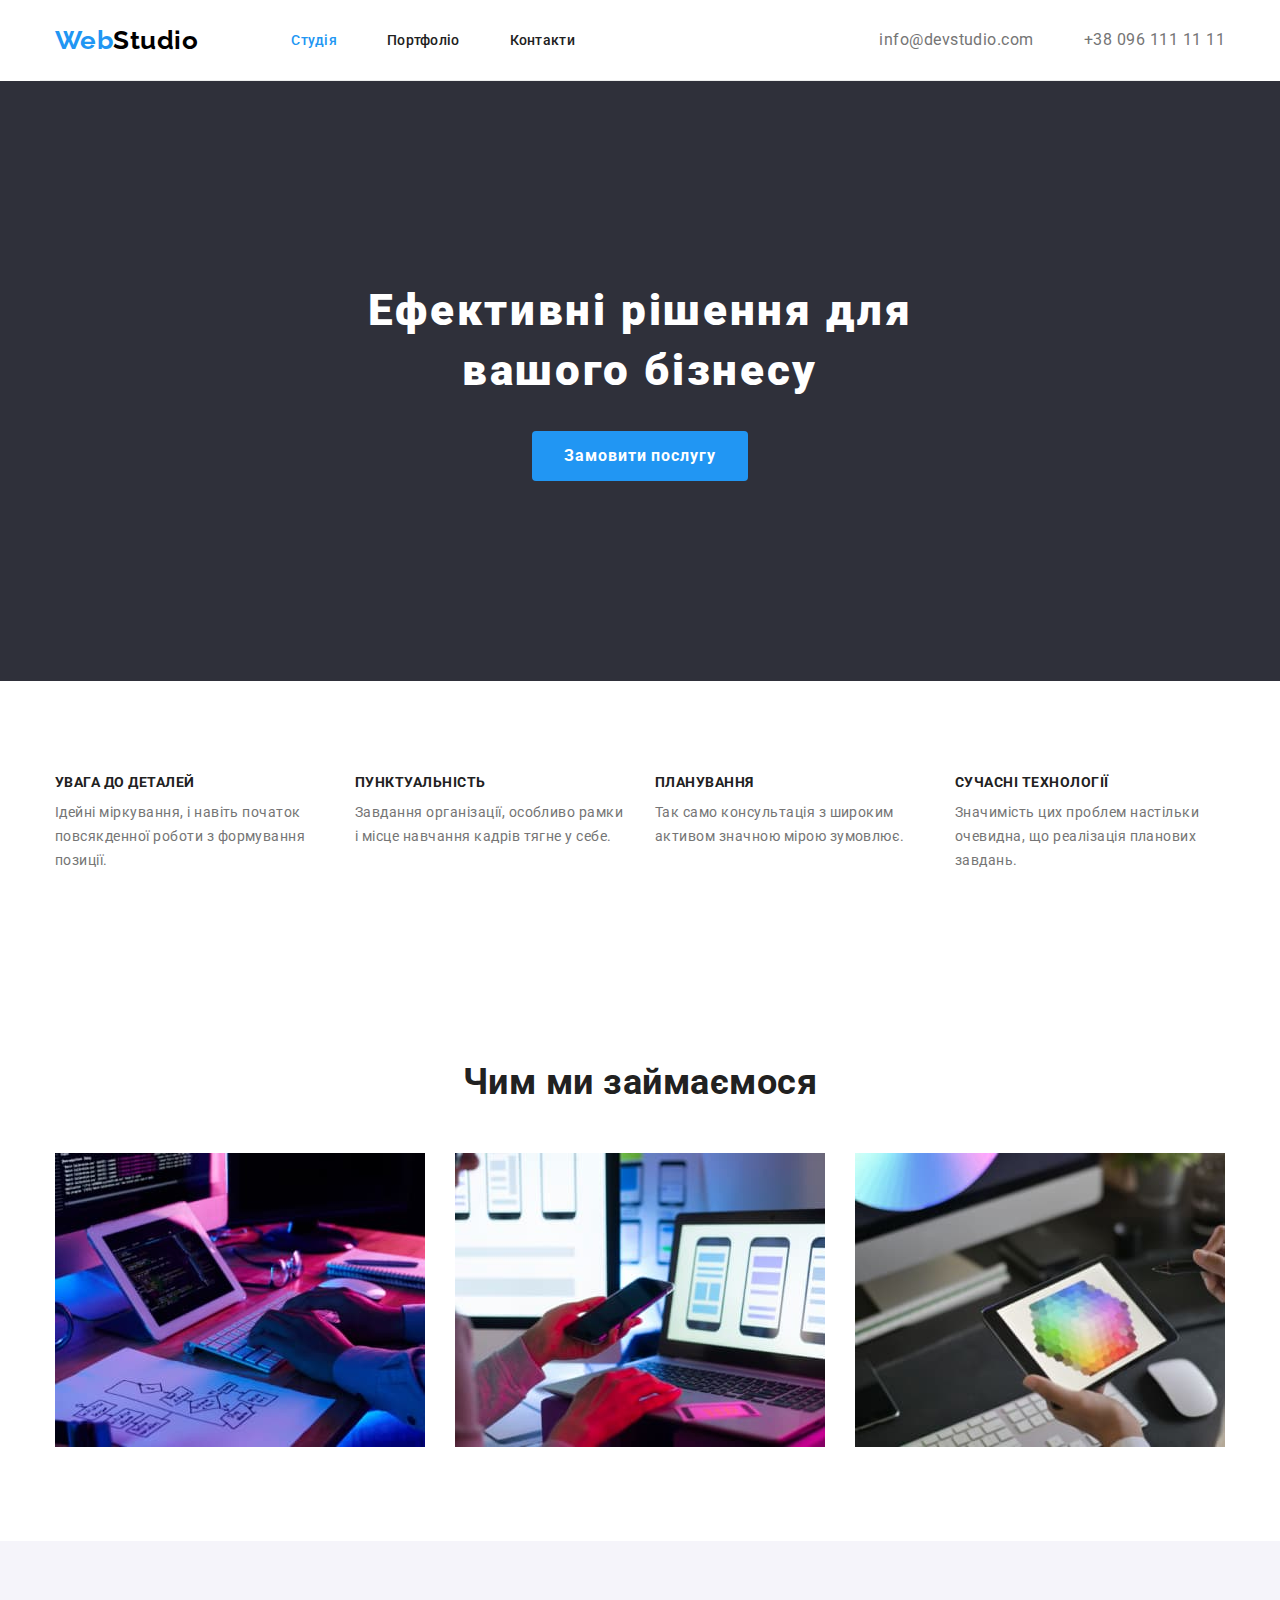
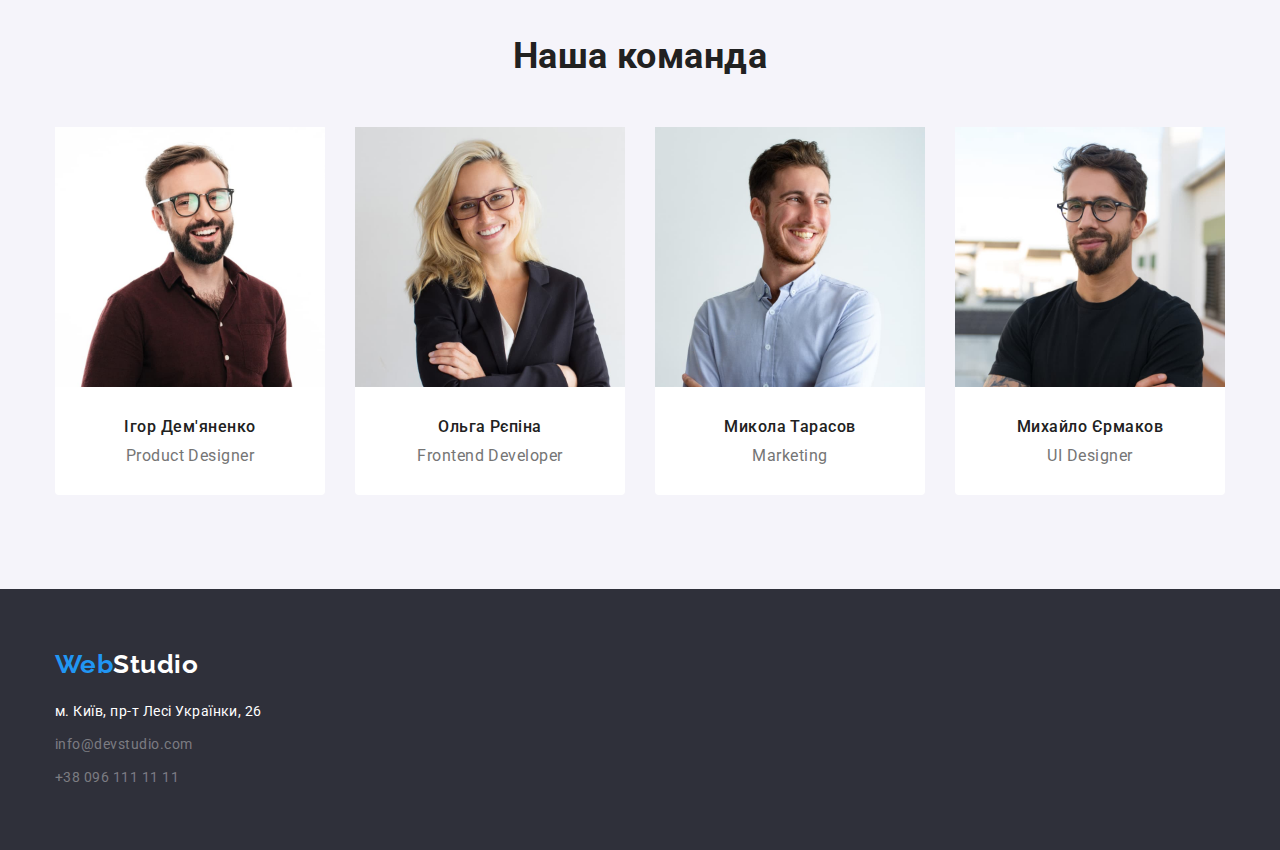
<file: index.html>
<!DOCTYPE html>
<html lang="uk">
  <head>
    <meta charset="UTF-8" />
    <meta http-equiv="X-UA-Compatible" content="IE=edge" />
    <meta name="viewport" content="width=device-width, initial-scale=1.0" />
    <title>Головна</title>
    <link
      href="https://fonts.googleapis.com/css2?family=Raleway:wght@700&family=Roboto:wght@400;500;700;900&display=swap"
      rel="stylesheet"
    />
    <link
      rel="stylesheet"
      href="https://cdnjs.cloudflare.com/ajax/libs/modern-normalize/1.1.0/modern-normalize.min.css"
    />
    <link rel="stylesheet" href="./css/styles.css" />
  </head>
  <body>
    <!--headline-->
    <header>
      <div class="container main-nav">
        <!-- container -->
        <!-- <nav> -->
        <a href="index.html" class="logo">
          Web<span class="logoheader">Studio</span>
        </a>
        <ul class="site-nav">
          <li class="item">
            <a href="index.html" class="link current">Студія</a>
          </li>
          <li class="item">
            <a href="portfolio.html" class="link">Портфоліо</a>
          </li>
          <li class="item">
            <a href="" class="link">Контакти</a>
          </li>
        </ul>
        <!-- </nav> -->
        <ul class="site-nav-contact">
          <li class="contact-nav">
            <a href="mailto:info@devstudio.com" class="contact">
              info@devstudio.com</a
            >
          </li>
          <li class="contact-nav">
            <a href="tel:+380961111111" class="contact">+38 096 111 11 11</a>
          </li>
        </ul>
      </div>
    </header>
    <!--герой-->
    <main>
      <section class="primary-hero">
        <div class="container">
          <h1 class="hero">Ефективні рішення для<br />вашого бізнесу</h1>
          <button type="button" class="hero-button">Замовити послугу</button>
        </div>
      </section>
      <!--main-->
      <section>
        <div class="container">
          <h2 class="visually-hidden">Наші переваги</h2>
          <ul class="advantage">
            <li class="advantage-item">
              <h3 class="title">УВАГА ДО ДЕТАЛЕЙ</h3>
              <p class="text">
                Ідейні міркування, і навіть початок повсякденної роботи з
                формування позиції.
              </p>
            </li>
            <li class="advantage-item">
              <h3 class="title">ПУНКТУАЛЬНІСТЬ</h3>
              <p class="text">
                Завдання організації, особливо рамки і місце навчання кадрів
                тягне у себе.
              </p>
            </li>
            <li class="advantage-item">
              <h3 class="title">ПЛАНУВАННЯ</h3>
              <p class="text">
                Так само консультація з широким активом значною мірою зумовлює.
              </p>
            </li>
            <li class="advantage-item">
              <h3 class="title">СУЧАСНІ ТЕХНОЛОГІЇ</h3>
              <p class="text">
                Значимість цих проблем настільки очевидна, що реалізація
                планових завдань.
              </p>
            </li>
          </ul>
        </div>
      </section>

      <!--specialization-->
      <section>
        <div class="container main-headline">
          <h2 class="headline">Чим ми займаємося</h2>
          <ul class="images-work">
            <li class="images-work-item">
              <img src="images/komp1.jpg" alt="комп'ютер" width="370" />
            </li>
            <li class="images-work-item">
              <img src="images/nout2.jpg" alt="ноутбук" width="370" />
            </li>
            <li class="images-work-item">
              <img src="images/planshet3.jpg" alt="планшет" width="370" />
            </li>
          </ul>
        </div>
      </section>
      <!--people-->
      <section class="t-person">
        <!-- <section class="team"> -->
        <div class="container">
          <h2 class="headline">Наша команда</h2>
          <ul class="team">
            <li class="team-person">
              <img
                src="images/demyanenko4.jpg"
                alt="Ігор Дем'яненко"
                width="270"
              />
              <h3 class="person-name">Ігор Дем'яненко</h3>
              <p class="position">Product Designer</p>
            </li>
            <li class="team-person">
              <img src="images/repina1.jpg" alt="Ольга Рєпіна" width="270" />
              <h3 class="person-name">Ольга Рєпіна</h3>
              <p class="position">Frontend Developer</p>
            </li>
            <li class="team-person">
              <img src="images/tarasov2.jpg" alt="Микола Тарасов" width="270" />
              <h3 class="person-name">Микола Тарасов</h3>
              <p class="position">Marketing</p>
            </li>
            <li class="team-person">
              <img
                src="images/yermakov3.jpg"
                alt="Михайло Єрмаков"
                width="270"
              />
              <h3 class="person-name">Михайло Єрмаков</h3>
              <p class="position">UI Designer</p>
            </li>
          </ul>
        </div>
      </section>
    </main>
    <!--footer-->
    <footer class="footer">
      <div class="container cont-footer">
        <p class="logo">Web<span class="logofooter">Studio</span></p>
        <address class="address">
          <ul>
            <li>
              <p class="addressfooter">м. Київ, пр-т Лесі Українки, 26</p>
            </li>
            <li>
              <a href="mailto:info@devstudio.com" class="contactfooter">
                info@devstudio.com
              </a>
            </li>
            <li>
              <a href="tel:+380961111111" class="contactfooter-tel"
                >+38 096 111 11 11
              </a>
            </li>
          </ul>
        </address>
      </div>
    </footer>
  </body>
</html>
</file>
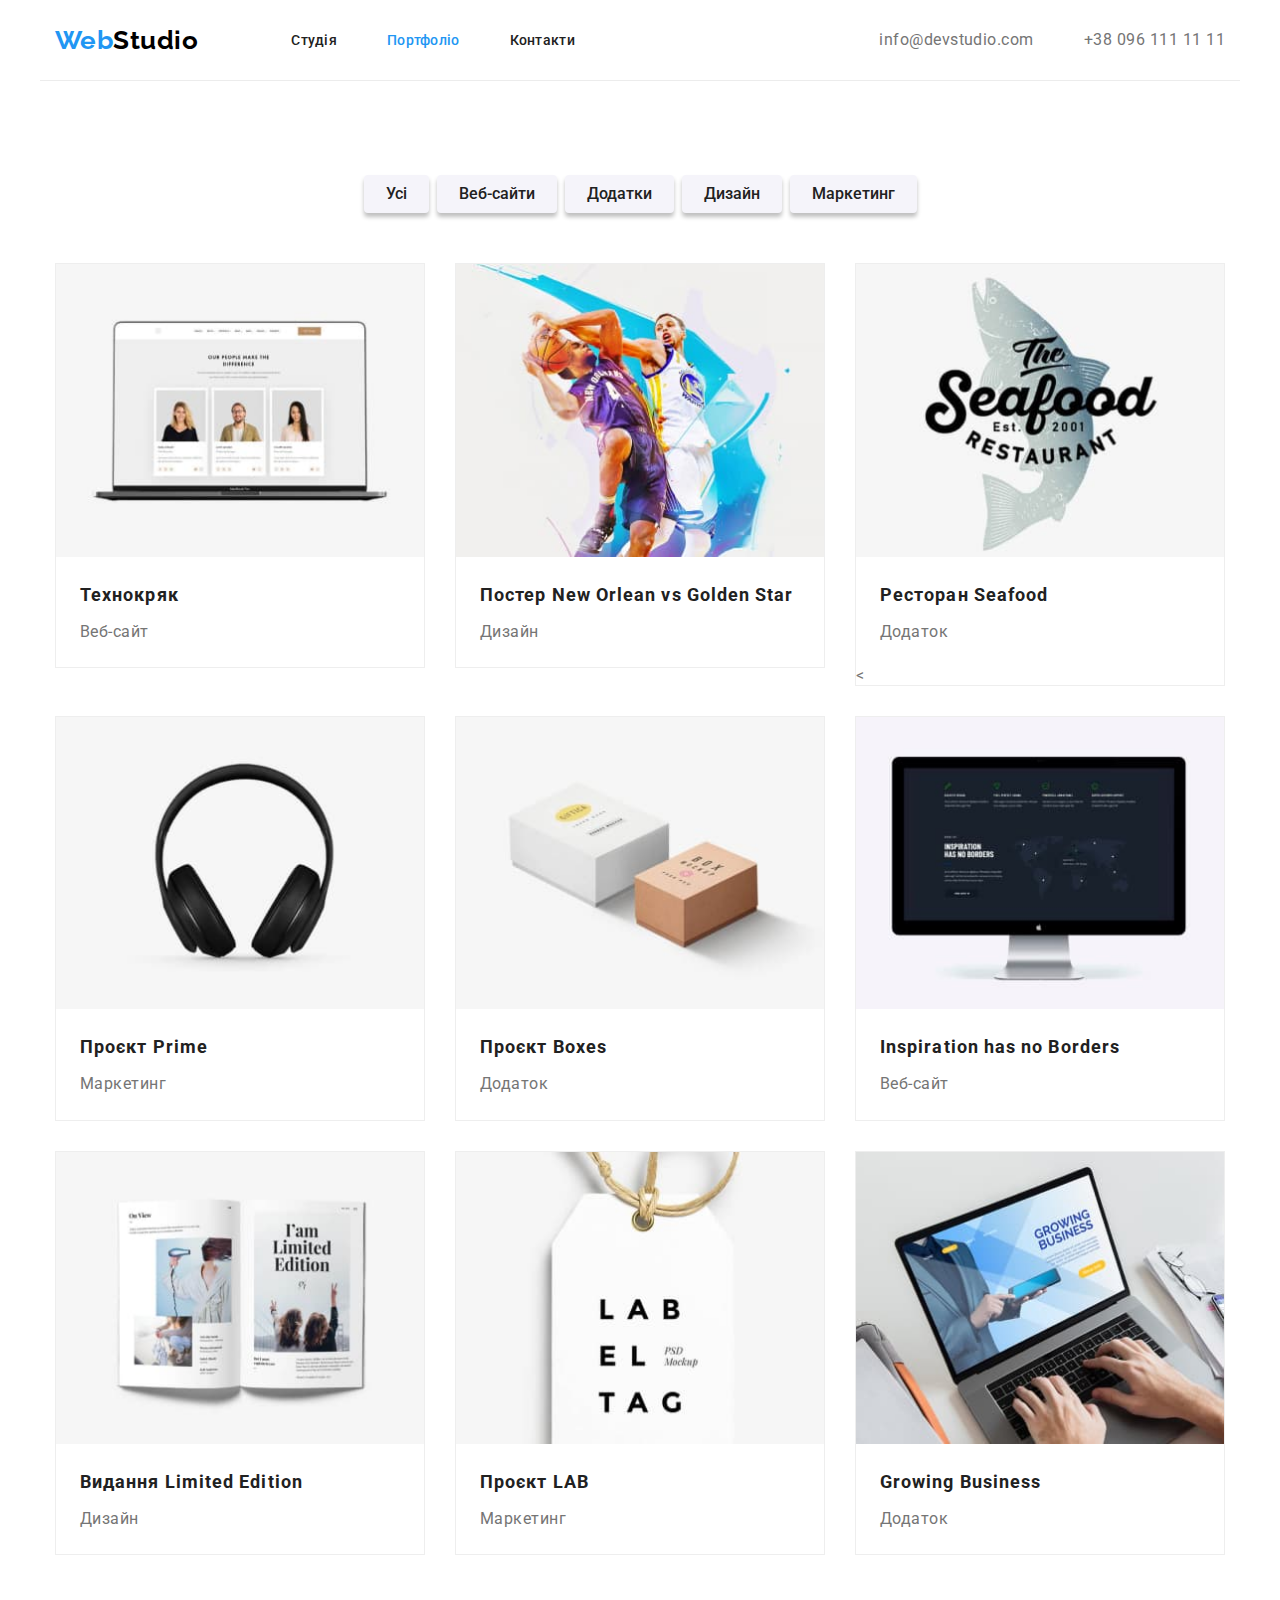
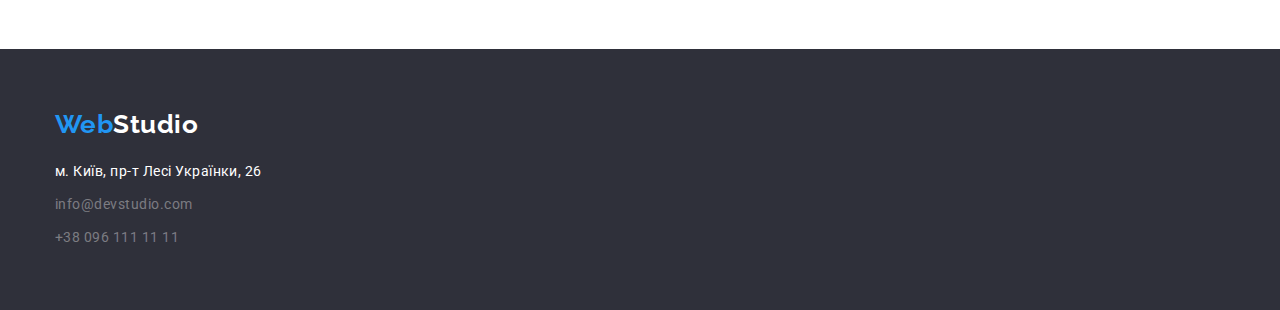
<file: portfolio.html>
<!DOCTYPE html>
<html lang="en">
  <head>
    <meta charset="UTF-8" />
    <meta http-equiv="X-UA-Compatible" content="IE=edge" />
    <meta name="viewport" content="width=device-width, initial-scale=1.0" />
    <title>Портфоліо</title>
    <link
      href="https://fonts.googleapis.com/css2?family=Raleway:wght@700&family=Roboto:wght@400;500;700;900&display=swap"
      rel="stylesheet"
    />
    <link
      rel="stylesheet"
      href="https://cdnjs.cloudflare.com/ajax/libs/modern-normalize/1.1.0/modern-normalize.min.css"
    />
    <link rel="stylesheet" href="./css/styles.css" />
  </head>
  <body>
    <!--headline-->
    <header>
      <div class="container main-nav">
        <!-- container -->
        <!-- <nav> -->
        <a href="index.html" class="logo">
          Web<span class="logoheader">Studio</span>
        </a>
        <ul class="site-nav">
          <li class="item">
            <a href="index.html" class="link">Студія</a>
          </li>
          <li class="item">
            <a href="portfolio.html" class="link current">Портфоліо</a>
          </li>
          <li class="item">
            <a href="" class="link">Контакти</a>
          </li>
        </ul>
        <!-- </nav> -->
        <ul class="site-nav-contact">
          <li class="contact-nav">
            <a href="mailto:info@devstudio.com" class="contact">
              info@devstudio.com</a
            >
          </li>
          <li class="contact-nav">
            <a href="tel:+380961111111" class="contact">+38 096 111 11 11</a>
          </li>
        </ul>
      </div>
    </header>
    <main>
      <!--верхні кнопки-->
      <section>
        <div class="container">
          <div class="main-portfolio">
            <ul class="bt-portfolio">
              <li class="main-bt-portfolio">
                <button type="button" class="button-portfolio">Усі</button>
              </li>
              <li class="main-bt-portfolio">
                <button type="button" class="button-portfolio">
                  Веб-сайти
                </button>
              </li>
              <li class="main-bt-portfolio">
                <button type="button" class="button-portfolio">Додатки</button>
              </li>
              <li class="main-bt-portfolio">
                <button type="button" class="button-portfolio">Дизайн</button>
              </li>
              <li class="main-bt-portfolio">
                <button type="button" class="button-portfolio">
                  Маркетинг
                </button>
              </li>
            </ul>
          </div>
          <!--приклади робіт-->
          <div class="work-img">
            <h1 class="visually-hidden">Приклади робіт</h1>

            <ul class="work">
              <li class="item-work">
                <article class="card">
                  <div clas="card-thumb">
                    <img src="images/site5.jpg" alt="site" width="370" />
                    <div class="work-name">
                      <h2 class="project-name">Технокряк</h2>
                      <p class="project-example">Веб-сайт</p>
                    </div>
                  </div>
                </article>
              </li>

              <li class="item-work">
                <article class="card">
                  <div clas="card-thumb">
                    <img
                      src="images/basketball6.jpg"
                      alt="basketball"
                      width="370"
                    />
                    <div class="work-name">
                      <h2 class="project-name">
                        Постер New Orlean vs Golden Star
                      </h2>
                      <p class="project-example">Дизайн</p>
                    </div>
                  </div>
                </article>
              </li>

              <li class="item-work">
                <article class="card">
                  <div clas="card-thumb">
                    <img src="images/seafood7.jpg" alt="seafood" width="370" />
                    <div class="work-name">
                      <h2 class="project-name">Ресторан Seafood</h2>
                      <p class="project-example">Додаток</p>
                    </div>
                  </div>
                  <
                </article>
              </li>
              <li class="item-work">
                <article class="card">
                  <div clas="card-thumb">
                    <img
                      src="images/headphones8.jpg"
                      alt="headphones"
                      width="370"
                    />
                    <div class="work-name">
                      <h2 class="project-name">Проєкт Prime</h2>
                      <p class="project-example">Маркетинг</p>
                    </div>
                  </div>
                </article>
              </li>
              <li class="item-work">
                <article class="card">
                  <div clas="card-thumb">
                    <img src="images/box9.jpg" alt="box" width="370" />
                    <div class="work-name">
                      <h2 class="project-name">Проєкт Boxes</h2>
                      <p class="project-example">Додаток</p>
                    </div>
                  </div>
                </article>
              </li>
              <li class="item-work">
                <article class="card">
                  <div clas="card-thumb">
                    <img src="images/monitor10.jpg" alt="monitor" width="370" />
                    <div class="work-name">
                      <h2 class="project-name">Inspiration has no Borders</h2>
                      <p class="project-example">Веб-сайт</p>
                    </div>
                  </div>
                </article>
              </li>
              <li class="item-work">
                <article class="card">
                  <div clas="card-thumb">
                    <img src="images/book11.jpg" alt="book" width="370" />
                    <div class="work-name">
                      <h2 class="project-name">Видання Limited Edition</h2>
                      <p class="project-example">Дизайн</p>
                    </div>
                  </div>
                </article>
              </li>
              <li class="item-work">
                <article class="card">
                  <div clas="card-thumb">
                    <img
                      src="images/labeltag12.jpg"
                      alt="labeltag"
                      width="370"
                    />
                    <div class="work-name">
                      <h2 class="project-name">Проєкт LAB</h2>
                      <p class="project-example">Маркетинг</p>
                    </div>
                  </div>
                </article>
              </li>
              <li class="item-work">
                <article class="card">
                  <div clas="card-thumb">
                    <img
                      src="images/growing_business13.jpg"
                      alt="growing_business"
                      width="370"
                    />
                    <div class="work-name">
                      <h2 class="project-name">Growing Business</h2>
                      <p class="project-example">Додаток</p>
                    </div>
                  </div>
                </article>
              </li>
            </ul>
          </div>
        </div>
      </section>
    </main>

    <!--footer-->
    <footer class="footer">
      <div class="container cont-footer">
        <p class="logo">Web<span class="logofooter">Studio</span></p>
        <address class="address">
          <ul>
            <li>
              <p class="addressfooter">м. Київ, пр-т Лесі Українки, 26</p>
            </li>
            <li>
              <a href="mailto:info@devstudio.com" class="contactfooter">
                info@devstudio.com
              </a>
            </li>
            <li>
              <a href="tel:+380961111111" class="contactfooter-tel"
                >+38 096 111 11 11
              </a>
            </li>
          </ul>
        </address>
      </div>
    </footer>
  </body>
</html>
</file>
<file: css/styles.css>
body {
  color: #757575;
  letter-spacing: 0.03em;
  background-color: #ffffff;
  font-family: Roboto, sans-serif;
  border: 0;
  margin: 0;
}

.container {
  margin-left: auto;
  margin-right: auto;
  width: 1200px;
  padding-left: 15px;
  padding-right: 15px;
}

.main-nav {
  display: flex;
  align-items: center;
  border-bottom: 1px solid #ececec;
  margin: auto;
  width: 1200px;
}
img {
  display: block;
  max-width: 100%;
  height: auto;
}

section {
  padding-top: 94px;
  padding-bottom: 94px;
}
ul,
p,
h2 {
  padding: 0;
  margin: 0;
  list-style: none;
}

.link,
.logo,
.contact,
.logofooter,
.contactfooter,
.contactfooter-tel {
  text-decoration: none;
}
:root {
  /* основний колір */
  --title-color: #212121;

  /* колір герой */
  --hero-color: #ffffff;

  /* акцент колір */
  --accent-color: #2196f3;

  /* color fon hero */
  --background-color-hero: #2f303a;

  /* fon doka color*/
  --bg-color: #f5f4fa;

  --item-work-gap: 30px;
}
.site-nav .link.current {
  color: var(--accent-color);
}
.site-nav .item {
  margin-right: 50px;
}
.site-nav .item:last-child {
  margin-right: 0;
}
.site-nav {
  display: flex;
  margin-left: 93px;
  font-weight: 500;
  font-size: 14px;
  line-height: 1, 14;
  letter-spacing: 0.02em;
}
.logo {
  color: var(--accent-color);
  font-family: "Raleway";
  font-weight: 700;
  font-size: 26px;
  line-height: 1.19;
}
.logoheader {
  color: #000000;
}

.link {
  color: var(--title-color);
  padding: 32px 0;
  display: block;
}
.site-nav-contact {
  display: flex;
  margin-left: auto;
}
.site-nav-contact .contact-nav + .contact-nav {
  margin-left: 50px;
}
.contact {
  color: var(--text-color);
  padding: 32px 0;
}

.footer {
  background-color: var(--background-color-hero);
}
.link:hover,
.link:focus,
.contact:hover,
.contact:focus {
  color: var(--accent-color);
  cursor: pointer;
}
.button-portfolio:hover,
.button-portfolio:focus {
  color: var(--hero-color);
  background-color: var(--accent-color);
  cursor: pointer;
}
.headline {
  margin-top: 0;
  margin-bottom: 50px;
  color: var(--title-color);
  font-weight: 700;
  font-size: 36px;
  line-height: 1.17;
  text-align: center;
}
.primary-hero {
  text-align: center;
  background-color: var(--background-color-hero);
  padding: 200px 0;
  max-width: 1600px;
  margin-left: auto;
  margin-right: auto;
}

.hero {
  margin-bottom: 0;
  margin-top: 0;
  color: var(--hero-color);
  font-weight: 900;
  font-size: 44px;
  line-height: 1.36;
  letter-spacing: 0.06em;
  text-align: center;
}
.hero-button {
  padding: 10px 32px;
  margin-top: 30px;
  font-family: Roboto, sans-serif;
  cursor: pointer;
  color: var(--hero-color);
  background-color: var(--accent-color);
  border: var(--accent-color);
  font-weight: 700;
  font-size: 16px;
  line-height: 1.88;
  letter-spacing: 0.06em;
  /* text-align: center; */
  border-radius: 4px;
}

.hero-button:hover,
.hero-button:focus {
  background-color: #188ce8;
  border: #188ce8;
}
.images-work {
  display: flex;
  justify-content: center;
}
.images-work-item {
  margin-right: 30px;
}
.images-work-item:nth-child(3n) {
  margin-right: 0;
}
.team {
  display: flex;
}
.team-person {
  background-color: var(--hero-color);
  border: 0;
  border-radius: 0px 0px 4px 4px;
  margin-right: 30px;
}
.team-person:nth-child(4n) {
  margin-right: 0;
}
.advantage {
  display: flex;
}
.advantage-item {
  width: 270px;
  margin-right: 30px;
}
.advantage-item:nth-child(4n) {
  margin-right: 0;
}
.person-name {
  margin-top: 30px;
  margin-bottom: 0;
  color: var(--title-color);
  font-weight: 500;
  font-size: 16px;
  line-height: 1.19;
  text-align: center;
}
.position {
  margin-top: 10px;
  margin-bottom: 30px;
  color: var(--text-color);
  font-size: 16px;
  line-height: 1.19;
  text-align: center;
}
.project-name {
  color: var(--title-color);
  font-weight: 700;
  font-size: 18px;
  line-height: 2;
  letter-spacing: 0.06em;
  /* margin-top: 20px; */
}
.project-example {
  color: var(--text-color);
  font-size: 16px;
  line-height: 1.88;
  margin-top: 4px;
}
/* logofooter*/
.logofooter {
  color: #ffffff;
  font-family: "Raleway";
  font-weight: 700;
  font-size: 26px;
  line-height: 1.19;
}

.logoweb {
  color: var(--accent-color);
}
.contactfooter {
  display: inline-block;
  color: #ffffff60;
  font-size: 14px;
  line-height: 1.71;
  margin-bottom: 9px;
  border: 0;
}
.addressfooter {
  color: #ffffff;
  font-size: 14px;
  line-height: 1.71;
  margin: 0;
  margin-bottom: 9px;
  display: inline-block;
  border: 0;
}
.address {
  margin-top: 20px;
  font-style: normal;
}
.button-portfolio {
  padding: 6px 22px;
  font-family: Roboto, sans-serif;
  color: var(--title-color);
  background-color: var(--bg-color);
  font-weight: 500;
  font-size: 16px;
  line-height: 1.63;
  border: 0;
  border-radius: 4px;
  box-shadow: 0 4px 4px 0 rgba(0, 0, 0, 25%);
}
.main-bt-portfolio {
  margin-bottom: 50px;
}
.bt-portfolio > .main-bt-portfolio:not(:last-child) {
  margin-right: 8px;
}
.title {
  margin-top: 0;
  margin-bottom: 10px;
  color: var(--title-color);
  font-weight: 700;
  font-size: 14px;
  line-height: 1.14;
}
.text {
  margin-top: 0;
  margin-bottom: 0;
  font-size: 14px;
  line-height: 1.71;
}
.visually-hidden {
  position: absolute;
  white-space: nowrap;
  width: 1px;
  height: 1px;
  overflow: hidden;
  border: 0;
  padding: 0;
  clip: rect(0 0 0 0);
  clip-path: inset(50%);
  margin: -1px;
}
.bt-portfolio {
  display: flex;
  justify-content: center;
}
.work {
  display: flex;
  flex-wrap: wrap;
  padding: 0;
  margin: 0;
  margin-left: calc(-1 * var(--item-work-gap));
  margin-top: calc(-1 * var(--item-work-gap));
}

.item-work {
  flex-basis: calc(100% / 3 - var(--item-work-gap));
  margin-left: var(--item-work-gap);
  margin-top: var(--item-work-gap);
}
.work-name {
  padding: 20px 24px;
}

.card {
  border: 1px solid #eeeeee;
}

.footer {
  margin-left: auto;
  margin-right: auto;
  max-width: 1600px;
}
.t-person {
  background-color: var(--bg-color);
  max-width: 1600px;
  margin-left: auto;
  margin-right: auto;
}
.cont-footer {
  padding-top: 60px;
  padding-bottom: 60px;
}
.contactfooter-tel {
  display: inline-block;
  color: #ffffff60;
  font-size: 14px;
  line-height: 1.71;
  /* padding-topm: 9px; */
  border: 0;
}
.contactfooter:hover,
.contactfooter:focus,
.contactfooter-tel:hover,
.contactfooter-tel:focus {
  cursor: pointer;
  color: #ffffff;
}
</file>
